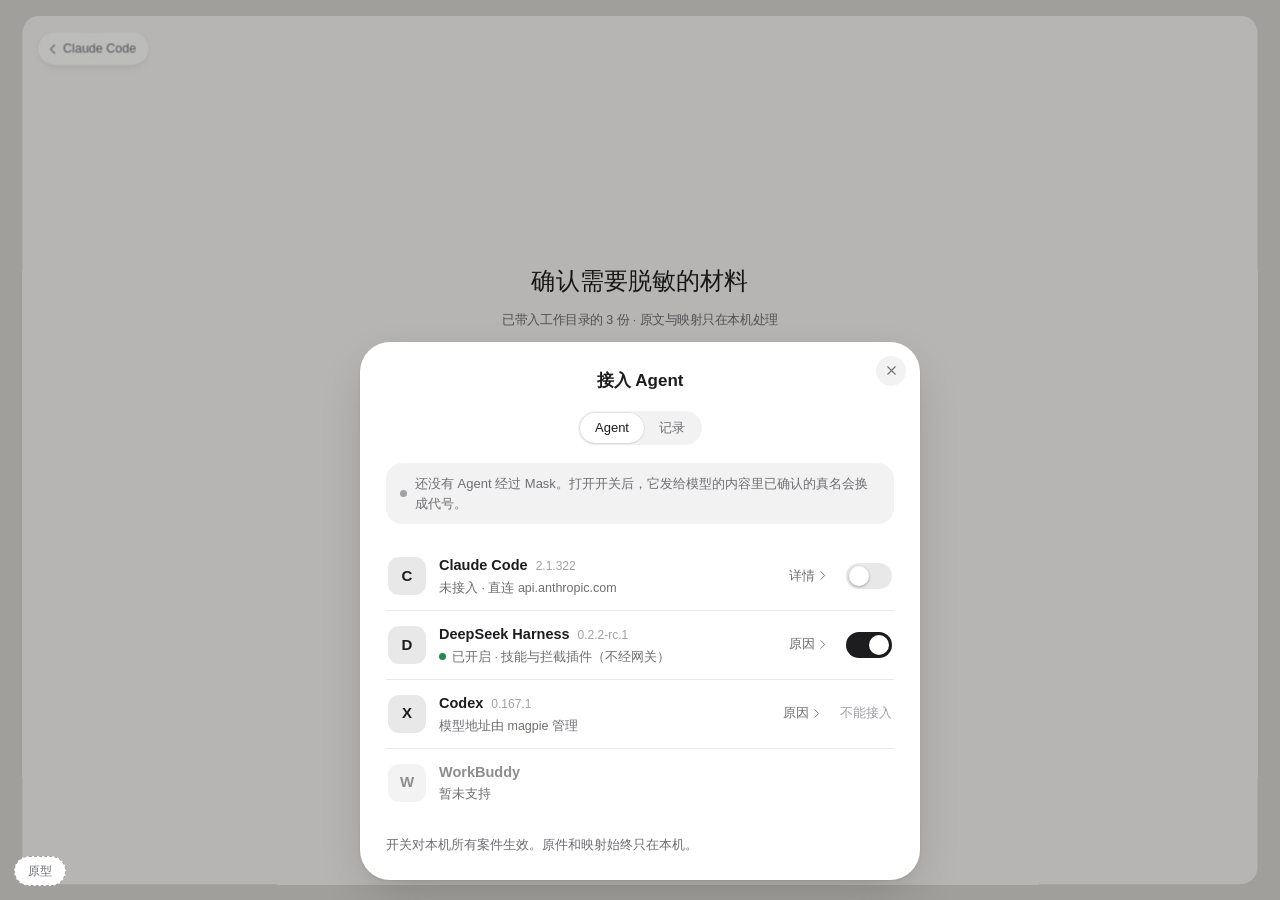
<file: prototype/mask-gateway.html>
<!doctype html>
<html lang="zh-CN">
<head>
<meta charset="utf-8">
<meta name="viewport" content="width=device-width, initial-scale=1">
<link rel="icon" href="data:,">
<title>Mask · 接入 Agent（原型）</title>
<style>
/* 颜色、字体、抽屉、开关都取自 mask.html 和 live.js，这里只加 Agent 面板自己的样式 */
:root{
  --bg:#F5F4F1;--desk:#D8D6D1;--sheet:#FFF;--elev:#FFF;--ink:#1D1D1F;--ink2:#6E6E73;--ink3:#A1A1A6;
  --line:rgba(29,29,31,.1);--fill:rgba(29,29,31,.055);--fill2:rgba(29,29,31,.1);
  --glass:rgba(255,255,255,.76);
  --zhu:#C43D27;--wash:#FBEAE5;--on-zhu:#FFF;--pill:#1D1D1F;--pill-fg:#FFF;
  --mask:#1D1D1F;--mask-fg:#FFF;--keep:#1E8A4C;--keep-wash:rgba(30,138,76,.1);--blue:#4a7de0;
  --shadow-1:0 1px 2px rgba(29,29,31,.04),0 10px 30px -12px rgba(29,29,31,.12);
  --shadow-2:0 1px 3px rgba(29,29,31,.08),0 18px 50px -12px rgba(29,29,31,.24);
  --spring:cubic-bezier(.32,.72,0,1);
  --ui:-apple-system,BlinkMacSystemFont,"SF Pro Text","PingFang SC","Segoe UI Variable Text","Segoe UI","Microsoft YaHei UI","Microsoft YaHei",sans-serif;
  --doc:"Noto Serif SC","Source Han Serif SC","Songti SC",STSong,SimSun,serif;
  --mono:ui-monospace,"SF Mono","Cascadia Mono",Consolas,monospace;
  color-scheme:light dark;
}
@media (prefers-color-scheme:dark){:root{
  --bg:#1C1C1E;--desk:#000;--sheet:#29292B;--elev:#323234;--ink:#F5F5F7;--ink2:#A1A1A6;--ink3:#6E6E73;
  --line:rgba(245,245,247,.13);--fill:rgba(245,245,247,.08);--fill2:rgba(245,245,247,.15);
  --glass:rgba(50,50,52,.72);
  --zhu:#FF7A5C;--wash:rgba(255,122,92,.16);--on-zhu:#1D1D1F;--pill:#F5F5F7;--pill-fg:#1D1D1F;
  --mask:#050506;--mask-fg:#F5F5F7;--keep:#5BCB88;--keep-wash:rgba(91,203,136,.14);
  --shadow-1:0 1px 2px rgba(0,0,0,.3),0 12px 34px -12px rgba(0,0,0,.5);
  --shadow-2:0 1px 3px rgba(0,0,0,.3),0 16px 40px -16px rgba(0,0,0,.5);
}}
*{box-sizing:border-box;margin:0}
html,body{height:100%}
body{overflow:hidden;background:var(--desk);color:var(--ink);font:14px/1.5 var(--ui);-webkit-font-smoothing:antialiased}
button{padding:0;border:0;background:none;font:inherit;color:inherit;cursor:pointer}
button:disabled{cursor:default}
:focus-visible{outline:2px solid var(--ink);outline-offset:2px}
.glass{background:var(--glass);-webkit-backdrop-filter:blur(24px) saturate(1.8);backdrop-filter:blur(24px) saturate(1.8);box-shadow:0 0 0 .5px var(--line),0 4px 14px -6px rgba(0,0,0,.14)}

/* 工作台外壳：选材料页，抽屉从底部升起 */
.win{position:fixed;inset:0;overflow:hidden;background:var(--bg);transition:transform .55s var(--spring),border-radius .55s var(--spring)}
body[data-sheet="1"] .win.web{transform:scale(.965);border-radius:18px}
.bar{position:absolute;z-index:5;top:12px;left:16px;right:16px;display:flex;align-items:center;gap:10px;height:44px}
.crumb{display:flex;align-items:center;gap:3px;height:34px;padding:0 13px 0 8px;border-radius:17px;font-size:13px;color:var(--ink2)}
.center{position:absolute;inset:0;display:flex;flex-direction:column;align-items:center;justify-content:center;gap:30px;padding:72px 24px}
.ask{max-width:640px;font:500 25px/1.6 var(--doc);text-align:center}
.quiet{display:flex;align-items:center;gap:6px;color:var(--ink2);font-size:13px}
.center .quiet{margin-top:-20px}
.tiles{display:flex;gap:18px}
.mini{display:grid;place-items:end center;width:110px;height:148px;padding-bottom:12px;border-radius:6px;background:var(--sheet);box-shadow:var(--shadow-1);color:var(--ink3);font-size:12px}
.cta{display:inline-flex;align-items:center;justify-content:center;gap:8px;height:48px;padding:0 24px;border-radius:24px;background:var(--pill);color:var(--pill-fg);font-size:15px;font-weight:500;transition:transform .2s var(--spring)}
.cta:active{transform:scale(.97)}
.cta.hot{background:var(--zhu);color:var(--on-zhu)}
.cta.soft{background:var(--fill2);color:var(--ink)}
.opts{display:flex;flex-wrap:wrap;justify-content:center;gap:8px}
.opt{display:flex;align-items:center;gap:8px;height:34px;padding:0 12px 0 14px;border-radius:17px;background:var(--fill);color:var(--ink2);font-size:13px}
.opt:hover{background:var(--fill2)}
.opt b{font-weight:500;color:var(--ink)}
.dot{flex:none;width:7px;height:7px;border-radius:50%;background:var(--ink3)}
.dot.on{background:var(--keep)}
.dot.todo{background:var(--zhu)}
.dot.wait{background:var(--ink2);animation:pulse 1.2s ease-in-out infinite}

/* 底部抽屉 */
.scrim{position:fixed;z-index:30;inset:0;background:rgba(0,0,0,.26)}
.scrim.enter{animation:fade .25s}
.modal{position:fixed;z-index:31;left:50%;bottom:20px;display:flex;flex-direction:column;gap:18px;width:min(560px,calc(100% - 24px));max-height:calc(100% - 40px);overflow-y:auto;padding:26px;border-radius:30px;transform:translateX(-50%);background:var(--elev);box-shadow:var(--shadow-2);scrollbar-width:thin}
.modal.enter{animation:rise .46s var(--spring)}
.modal .x,.modal .bk{position:absolute;top:14px;display:grid;place-items:center;width:30px;height:30px;border-radius:50%;background:var(--fill);color:var(--ink2)}
.modal .x{right:14px}
.modal .bk{left:14px}
.modal h2{font-size:17px;font-weight:600;text-align:center;padding:0 30px}
.modal .cta{flex:1}
.btns{display:flex;gap:10px}

/* 分段切换：浅色玻璃。黑色灵动岛只给核对工具用 */
.seg{display:flex;align-self:center;padding:2px;border-radius:18px;background:var(--fill)}
.seg button{height:30px;padding:0 15px;border-radius:15px;color:var(--ink2);font-size:13px;transition:background-color .2s,color .2s}
.seg button.on{background:var(--elev);box-shadow:0 0 0 .5px var(--line),0 1px 3px rgba(0,0,0,.08);color:var(--ink);font-weight:500}
.seg.sm button{height:26px;padding:0 12px;font-size:12px}

/* 网关状态：一行 */
.gw{display:flex;align-items:center;gap:8px;padding:11px 14px;border-radius:16px;background:var(--fill);font-size:13px;color:var(--ink2)}
.gw b{font-weight:600;color:var(--ink)}
.gw.down{background:var(--wash);color:var(--zhu)}
.gw.down b{color:var(--zhu)}
.gw button{margin-left:auto;height:28px;padding:0 13px;border-radius:14px;background:var(--zhu);color:var(--on-zhu);font-size:12.5px;font-weight:600}
.gw .nums{margin-left:auto;font-variant-numeric:tabular-nums;white-space:nowrap}

/* Agent 行 */
.ags{display:flex;flex-direction:column}
.ag{display:flex;align-items:center;gap:13px;padding:13px 2px}
.ag+.ag,.ag-detail+.ag{border-top:.5px solid var(--line)}
.ag-ic{display:grid;flex:none;place-items:center;width:38px;height:38px;border-radius:11px;background:var(--fill2);font-weight:600;font-size:15px}
.ag.na .ag-ic,.ag.na .ag-name b{opacity:.5}
.ag-main{display:grid;flex:1;gap:2px;min-width:0}
.ag-name{display:flex;align-items:baseline;gap:8px}
.ag-name b{font-size:14.5px;font-weight:600}
.ag-name small{color:var(--ink3);font-size:12px;font-variant-numeric:tabular-nums}
.ag-st{display:flex;align-items:center;gap:6px;color:var(--ink2);font-size:12.5px;line-height:1.45}
.ag-st.todo{color:var(--zhu)}
.ag-more{display:flex;flex:none;align-items:center;gap:1px;height:30px;padding:0 4px 0 9px;border-radius:15px;color:var(--ink2);font-size:12.5px}
.ag-more:hover{background:var(--fill)}
.ag-more svg{transition:transform .25s var(--spring)}
.ag-more.open svg{transform:rotate(90deg)}
.ag-no{flex:none;color:var(--ink3);font-size:12.5px}
.switch{flex:none;width:46px;height:26px;border-radius:13px;background:var(--fill2);padding:3px;transition:background-color .2s}
.switch i{display:block;width:20px;height:20px;border-radius:50%;background:var(--sheet);box-shadow:0 1px 3px rgba(0,0,0,.3);transition:transform .25s var(--spring)}
.switch.on{background:var(--pill)}
.switch.on i{transform:translateX(20px)}
.switch.busy{opacity:.6}
.ag-detail{display:grid;gap:9px;margin:0 2px 13px 53px;padding:13px 15px;border-radius:16px;background:var(--fill);font-size:12.5px}
.ag-detail.enter,.lg-x.enter{animation:fade .3s}
.kv{display:grid;grid-template-columns:64px 1fr;gap:10px}
.kv span{color:var(--ink3)}
.kv code{font:12px/1.6 var(--mono);overflow-wrap:anywhere}
.links{display:flex;flex-wrap:wrap;gap:6px;margin-top:2px}
.lk{height:28px;padding:0 12px;border-radius:14px;background:var(--fill2);font-size:12.5px}
.lk:hover{background:var(--elev);box-shadow:0 0 0 .5px var(--line)}
.lk.hot{background:var(--zhu);color:var(--on-zhu)}
.lk.hot:hover{background:var(--zhu);box-shadow:none}
.lk.red{color:var(--zhu)}

/* 改动预览 */
.diff{overflow:hidden;border-radius:16px;background:var(--fill);font:12.5px/1.9 var(--mono)}
.diff-h{padding:8px 15px;border-bottom:.5px solid var(--line);font-weight:600}
.dl{padding:0 15px;white-space:pre;overflow:hidden;text-overflow:ellipsis}
.dl.ctx{color:var(--ink3)}
.dl.del{background:var(--wash);color:var(--zhu);text-decoration:line-through}
.dl.add{background:var(--keep-wash);color:var(--keep)}
.say{color:var(--ink2);font-size:13.5px;line-height:1.7}
.say b{color:var(--ink);font-weight:600}
.warn{display:flex;gap:8px;padding:10px 13px;border-radius:14px;background:var(--wash);color:var(--zhu);font-size:13px;line-height:1.6}

/* 记录 */
.logs{display:flex;flex-direction:column}
.lg{display:grid;grid-template-columns:44px 1fr auto;align-items:baseline;gap:10px;width:100%;padding:10px 2px;border-top:.5px solid var(--line);text-align:left;font-size:13px}
.lg:first-child{border:0}
.lg time{color:var(--ink3);font-size:12px;font-variant-numeric:tabular-nums}
.lg small{color:var(--ink3);font-size:12px}
.lg em{font-style:normal;color:var(--ink2);font-size:12.5px;white-space:nowrap}
.lg.blk em{color:var(--zhu);font-weight:600}
.lg-x{display:flex;flex-wrap:wrap;align-items:center;gap:6px;margin:-2px 2px 12px 56px}
.tag{display:inline-flex;align-items:baseline;gap:6px;padding:2px 9px;border-radius:7px;background:var(--mask);color:var(--mask-fg);font:500 12px/1.7 var(--mono)}
.tag b{font-weight:600;opacity:.7}
.lg-x p{flex-basis:100%;color:var(--zhu);font-size:12.5px}
.empty{padding:26px 10px;color:var(--ink3);font-size:13px;text-align:center;line-height:1.8}

.hud{position:fixed;z-index:60;left:50%;top:22px;display:flex;align-items:center;gap:12px;padding:8px 8px 8px 16px;border-radius:20px;background:var(--pill);color:var(--pill-fg);font-size:13px;white-space:nowrap;opacity:0;transform:translate(-50%,-14px);transition:opacity .25s,transform .4s var(--spring);pointer-events:none}
.hud.on{opacity:1;transform:translate(-50%,0);pointer-events:auto}
.hud span{padding-right:8px}
.hud button{height:26px;padding:0 12px;border-radius:13px;background:rgba(128,128,128,.35);font-size:12.5px}

/* 桌面端外壳：同一个面板放进窗口里；托盘不依赖窗口 */
.desk{position:fixed;inset:0;display:grid;place-items:center;padding:20px 20px 64px;background:linear-gradient(160deg,#6F7F92,#3F4A5A)}
.appwin{position:relative;display:flex;flex-direction:column;width:min(940px,100%);height:min(680px,100%);overflow:hidden;border-radius:12px;background:var(--bg);box-shadow:0 30px 80px -20px rgba(0,0,0,.6),0 0 0 .5px rgba(0,0,0,.3)}
.titlebar{display:flex;flex:none;align-items:center;height:40px;padding-left:14px;color:var(--ink2);font-size:12.5px}
.titlebar b{display:grid;place-items:center;width:20px;height:20px;margin-right:8px;border-radius:6px;background:var(--pill);color:var(--pill-fg);font-size:12px}
.titlebar i{flex:1}
.titlebar button{display:grid;place-items:center;width:46px;height:40px;color:var(--ink2)}
.titlebar button:hover{background:var(--fill)}
.apptabs{display:flex;flex:none;justify-content:center;padding:4px 0 10px}
.appbody{flex:1;overflow-y:auto;padding:14px 24px 40px;scrollbar-width:thin}
.col{display:flex;flex-direction:column;gap:18px;width:min(580px,100%);margin:0 auto}
.col h1{font:500 22px/1.5 var(--doc);text-align:center}
.appwin .scrim{position:absolute}
.appwin .modal{position:absolute}
.taskbar{position:fixed;left:0;right:0;bottom:0;display:flex;align-items:center;justify-content:flex-end;gap:14px;height:44px;padding:0 18px;background:rgba(20,22,28,.72);-webkit-backdrop-filter:blur(20px);backdrop-filter:blur(20px);color:#E8E8EA;font-size:12px}
.trayic{position:relative;display:grid;place-items:center;width:30px;height:30px;border-radius:7px}
.trayic:hover,.trayic.open{background:rgba(255,255,255,.14)}
.trayic .dot{position:absolute;right:3px;bottom:3px;box-shadow:0 0 0 1.5px #23262d}
.tray{position:fixed;z-index:50;right:14px;bottom:54px;display:flex;flex-direction:column;gap:12px;width:300px;padding:16px;border-radius:18px;background:var(--elev);box-shadow:var(--shadow-2);transform-origin:90% 100%}
.tray.enter{animation:pop .22s var(--spring)}
.tray-h{display:flex;align-items:center;gap:8px;font-size:13px;color:var(--ink2)}
.tray-h b{color:var(--ink);font-weight:600}
.tray-r{display:flex;align-items:center;gap:10px;font-size:13.5px}
.tray-r span{flex:1}
.tray-r small{display:block;color:var(--ink3);font-size:12px}
.tray-f{display:flex;gap:8px;padding-top:12px;border-top:.5px solid var(--line)}
.tray-f .lk{flex:1}

/* 原型控件，不属于产品 */
.proto-btn{position:fixed;z-index:70;left:14px;bottom:14px;height:30px;padding:0 13px;border:1.5px dashed var(--ink3);border-radius:15px;background:var(--elev);color:var(--ink2);font-size:12px}
.desk~.proto-btn{bottom:54px}
.proto-panel{position:fixed;z-index:70;left:14px;bottom:52px;display:grid;gap:10px;width:250px;padding:14px;border:1.5px dashed var(--ink3);border-radius:16px;background:var(--elev);font-size:12px;color:var(--ink2)}
.desk~.proto-panel{bottom:92px}
.proto-panel div{display:flex;flex-wrap:wrap;gap:5px}
.proto-panel button{height:26px;padding:0 10px;border-radius:13px;background:var(--fill);font-size:12px}
.proto-panel button.on{background:var(--pill);color:var(--pill-fg)}

@keyframes fade{from{opacity:0}}
@keyframes pop{from{opacity:0;transform:scale(.92)}}
@keyframes rise{from{opacity:0;transform:translate(-50%,40px) scale(.96)}}
@keyframes pulse{50%{opacity:.35}}
.gw button,.ag-name b{flex:none;white-space:nowrap}
@media (max-width:560px){.ag-detail,.lg-x{margin-left:2px}.gw .nums,.ag-name small{display:none}.kv{grid-template-columns:1fr;gap:0}.ag-more{padding:0 6px;font-size:0}.modal{padding:22px 18px}}
@media (prefers-reduced-motion:reduce){*{animation:none!important;transition:none!important}}
</style>
</head>
<body>
<div id="app"></div>
<script>
// 原型：数据都是示例，不改任何文件，刷新即重置。
const PORT=8788;
const esc=s=>String(s).replace(/[&<>"]/g,c=>({'&':'&amp;','<':'&lt;','>':'&gt;','"':'&quot;'}[c]));
const I={
  x:'<path d="M6 6l12 12M18 6L6 18"/>',next:'<path d="M9 5l7 7-7 7"/>',back:'<path d="M15 5l-7 7 7 7"/>',
  warn:'<path d="M12 4l9 16H3z"/><path d="M12 10v4M12 17v.5"/>',lock:'<rect x="5" y="10" width="14" height="11" rx="2"/><path d="M8 10V7.5a4 4 0 0 1 8 0V10"/>',
  min:'<path d="M6 12h12"/>',max:'<rect x="6" y="6" width="12" height="12" rx="1.5"/>',
};
const icon=(n,s=16)=>`<svg width="${s}" height="${s}" viewBox="0 0 24 24" fill="none" stroke="currentColor" stroke-width="1.7" stroke-linecap="round" stroke-linejoin="round" aria-hidden="true">${I[n]}</svg>`;

// 每个 Agent：gate 是网关接入的状态；plugin 是现有的技能加拦截插件。
// gate: off 未接入 · starting 启动网关 · writing 写配置 · pending 已写入，等 Agent 重启 · live 生效中 · drift 接入被改掉 · blocked 不能接入
const AGENTS={
  claude:{name:'Claude Code',glyph:'C',ver:'2.1.322',file:'~/.claude/settings.json',key:'env.ANTHROPIC_BASE_URL',
    upstream:'api.anthropic.com',was:'没有设置（直连，订阅登录）'},
  dsh:{name:'DeepSeek Harness',glyph:'D',ver:'0.2.2-rc.1',why:'它的模型地址现在由 magpie 维护，每 30 秒重写一次。Mask 改了会被改回，所以这里只装技能和拦截插件，不走网关。'},
  codex:{name:'Codex',glyph:'X',ver:'0.167.1',why:'它的模型地址现在由 magpie 维护，Mask 改了会被判为“被替换”并改回。技能和拦截暂未支持。'},
  workbuddy:{name:'WorkBuddy',glyph:'W',ver:'',why:''},
};
const LOG_LIVE=[
  {t:'10:42',a:'claude',p:'技术服务合同纠纷',n:7,tags:[['<人名[1].人名.名称>',3],['<组织[2].组织.名称>',3],['<电话[1].电话.名称>',1]]},
  {t:'10:41',a:'claude',p:'技术服务合同纠纷',n:0,tags:[]},
  {t:'10:37',a:'claude',p:'技术服务合同纠纷',block:'strict',why:'含未脱敏的身份证号，没有发出。',fix:'去工作台处理这份材料'},
  {t:'10:31',a:'claude',p:'技术服务合同纠纷',n:12,tags:[['<人名[1].人名.名称>',5],['<人名[2].人名.名称>',2],['<组织[1].组织.名称>',4],['<案号[1].案号.名称>',1]]},
  {t:'09:58',a:'claude',p:'',n:0,tags:[],note:'这个文件夹没有 Mask 项目，只查了号码'},
];
let state,protoOpen=false,hudTimer,seen=new Set(),now=new Set();
// 只在元素第一次出现时播放进入动画；重绘时不重播。
const enter=k=>{now.add(k);return seen.has(k)?'':' enter';};

function scene(name,shell){
  const s={scene:name,shell:shell||state?.shell||'web',sheet:true,tab:'agents',logBy:'req',view:'list',target:'',open:'',openLog:-1,
    tray:false,gateway:'idle',gate:{claude:'off',dsh:'blocked',codex:'blocked',workbuddy:'none'},plugin:{dsh:true},
    log:[],reqs:0,swaps:0,blocks:0,hud:null};
  if(name==='live'){s.gateway='on';s.gate.claude='live';s.log=LOG_LIVE.map(r=>({...r}));s.reqs=132;s.swaps=418;s.blocks=1;}
  if(name==='drift'){s.gateway='on';s.gate.claude='drift';s.open='claude';s.log=LOG_LIVE.slice(1).map(r=>({...r}));s.reqs=131;s.swaps=411;s.blocks=1;}
  if(name==='down'){s.gateway='down';s.gate.claude='live';s.log=LOG_LIVE.map(r=>({...r}));s.reqs=132;s.swaps=418;s.blocks=1;}
  state=s;
}
const wired=id=>['pending','live','drift','starting','writing'].includes(state.gate[id]);
const anyWired=()=>Object.keys(AGENTS).some(id=>['pending','live'].includes(state.gate[id]));

// ---------- 面板：工作台抽屉、桌面端页面、以后别的外壳都用这一份 ----------
function gatewayLine(){
  if(state.gateway==='down')return `<div class="gw down">${icon('warn',15)}<span><b>网关没有运行</b> · 已接入的 Agent 现在发不出请求</span><button data-a="gw-start">启动</button></div>`;
  if(state.gateway==='idle')return `<div class="gw"><i class="dot"></i><span>还没有 Agent 经过 Mask。打开开关后，它发给模型的内容里已确认的真名会换成代号。</span></div>`;
  return `<div class="gw"><i class="dot on"></i><span><b>网关运行中</b></span><span class="nums">今天 ${state.reqs} 条请求 · 换了 ${state.swaps} 处${state.blocks?` · 拦下 ${state.blocks} 条`:''}</span></div>`;
}
function statusOf(id){
  const g=state.gate[id],a=AGENTS[id];
  if(id==='dsh')return state.plugin.dsh?['on','已开启 · 技能与拦截插件（不经网关）']:['','已关闭 · 这个 Agent 不受 Mask 约束'];
  return {
    off:['','未接入 · 直连 '+a.upstream],
    starting:['wait','正在启动网关…'],writing:['wait','正在写入配置…'],
    pending:['wait','已接入 · 重启 '+a.name+' 后生效'],
    live:[state.gateway==='down'?'todo':'on',state.gateway==='down'?'已接入 · 网关没有运行，请求发不出去':'已接入 · 生效中'],
    drift:['todo','接入已被改掉 · 请求现在不经过 Mask'],
    blocked:['','模型地址由 magpie 管理'],none:['','暂未支持'],
  }[g];
}
function agentRow(id){
  const a=AGENTS[id],g=state.gate[id],[dot,text]=statusOf(id),open=state.open===id;
  const busy=g==='starting'||g==='writing';
  let right;
  if(id==='dsh')right=`<button class="switch ${state.plugin.dsh?'on':''}" role="switch" aria-checked="${state.plugin.dsh}" aria-label="${a.name}" data-a="plugin" data-v="dsh"><i></i></button>`;
  else if(g==='blocked')right='<span class="ag-no">不能接入</span>';
  else if(g==='none')right='';
  else right=`<button class="switch ${wired(id)?'on':''} ${busy?'busy':''}" role="switch" aria-checked="${wired(id)}" aria-label="${a.name}" data-a="toggle" data-v="${id}" ${busy?'disabled':''}><i></i></button>`;
  const more=g==='none'?'':`<button class="ag-more ${open?'open':''}" data-a="open" data-v="${id}" aria-expanded="${open}">${g==='blocked'||id==='dsh'?'原因':'详情'}${icon('next',13)}</button>`;
  return `<div class="ag ${g==='none'?'na':''}"><div class="ag-ic">${a.glyph}</div><div class="ag-main"><div class="ag-name"><b>${a.name}</b><small>${a.ver}</small></div><div class="ag-st ${dot==='todo'?'todo':''}">${dot?`<i class="dot ${dot}"></i>`:''}${text}</div></div>${more}${right}</div>${open?agentDetail(id):''}`;
}
function agentDetail(id){
  const a=AGENTS[id],g=state.gate[id];
  if(id!=='claude')return `<div class="ag-detail${enter('d-'+id)}"><div>${a.why}</div></div>`;
  const url=`http://127.0.0.1:${PORT}/claude`;
  if(g==='drift')return `<div class="ag-detail${enter('d-'+id)}"><div class="kv"><span>改动位置</span><code>${a.file} · ${a.key}</code></div><div class="kv"><span>Mask 写的</span><code>${url}</code></div><div class="kv"><span>现在是</span><code>http://127.0.0.1:3425（magpie）</code></div><div>别的工具改了同一项。Claude Code 照常工作，但内容不再换成代号。</div><div class="links"><button class="lk hot" data-a="rewire">重新接入</button><button class="lk" data-a="forget">不接了，移除记录</button></div></div>`;
  if(g==='off')return `<div class="ag-detail${enter('d-'+id)}"><div class="kv"><span>会改</span><code>${a.file} 加 1 行</code></div><div class="kv"><span>请求去向</span><code>Claude Code → Mask → ${a.upstream}</code></div><div>登录方式不变，其他设置不动。随时可以断开并还原。</div><div class="links"><button class="lk" data-a="view-diff">看将要改的内容</button></div></div>`;
  return `<div class="ag-detail${enter('d-'+id)}"><div class="kv"><span>改动位置</span><code>${a.file} · ${a.key}</code></div><div class="kv"><span>请求去向</span><code>Claude Code → Mask → ${a.upstream}</code></div><div class="kv"><span>接入前</span><code>${a.was}</code></div>${g==='pending'?'<div>已打开的 Claude Code 窗口还在用旧设置。重启后第一条请求到达，这里会变成“生效中”。</div>':''}<div class="links"><button class="lk" data-a="view-diff">看改了什么</button><button class="lk" data-a="tab" data-v="log">看它的记录</button><button class="lk red" data-a="ask-off" data-v="claude">断开并还原</button></div></div>`;
}
function agentsTab(){
  return gatewayLine()+`<div class="ags">${Object.keys(AGENTS).map(agentRow).join('')}</div><p class="quiet">开关对本机所有案件生效。原件和映射始终只在本机。</p>`;
}
function logTab(){
  if(!state.log.length)return `<div class="empty">还没有记录。<br>接入一个 Agent 后，每条请求换了什么会列在这里，不记原文。</div>`;
  const by=`<div class="seg sm"><button class="${state.logBy==='req'?'on':''}" data-a="logby" data-v="req">按请求</button><button class="${state.logBy==='tag'?'on':''}" data-a="logby" data-v="tag">按代号</button></div>`;
  if(state.logBy==='tag'){
    const sum={};state.log.forEach(r=>(r.tags||[]).forEach(([t,n])=>sum[t]=(sum[t]||0)+n));
    return by+`<div class="logs">${Object.entries(sum).sort((x,y)=>y[1]-x[1]).map(([t,n])=>`<div class="lg"><time></time><span><span class="tag">${esc(t)}</span></span><em>今天换了 ${n} 处</em></div>`).join('')}</div><p class="quiet">代号对应的原文在工作台的“实体”面板里看。</p>`;
  }
  return by+`<div class="logs">${state.log.map((r,i)=>{
    const open=state.openLog===i,right=r.block?'未发送':r.n?`换了 ${r.n} 处`:'没有要换的';
    const x=!open?'':r.block?`<div class="lg-x${enter('l-'+i)}"><p>${r.why}</p><button class="lk hot" data-a="fix">${r.fix}</button></div>`
      :`<div class="lg-x${enter('l-'+i)}">${r.tags.length?r.tags.map(([t,n])=>`<span class="tag">${esc(t)}<b>×${n}</b></span>`).join(''):`<small style="color:var(--ink3)">${r.note||'这条请求里没有已确认的真名。'}</small>`}</div>`;
    return `<button class="lg ${r.block?'blk':''}" data-a="openlog" data-v="${i}" aria-expanded="${open}"><time>${r.t}</time><span>${AGENTS[r.a].name}<small> · ${r.p||'无项目'}</small></span><em>${right}</em></button>${x}`;
  }).join('')}</div>`;
}
const tabs=()=>`<div class="seg"><button class="${state.tab==='agents'?'on':''}" data-a="tab" data-v="agents">Agent</button><button class="${state.tab==='log'?'on':''}" data-a="tab" data-v="log">记录</button></div>`;

// ---------- 改动预览与断开确认 ----------
function diff(kind){
  const line=`    "ANTHROPIC_BASE_URL": "http://127.0.0.1:${PORT}/claude",`;
  return `<div class="diff"><div class="diff-h">~/.claude/settings.json</div><div class="dl ctx">  "env": {</div><div class="dl ${kind}">${kind==='del'?'- ':'+ '}${esc(line.trim())}</div><div class="dl ctx">    "CLAUDE_CODE_WORKFLOWS": "1",</div><div class="dl ctx">  },</div></div>`;
}
function confirmOff(){
  const a=AGENTS[state.target];
  return `<button class="bk" data-a="back" aria-label="返回">${icon('back',15)}</button><h2>断开 ${a.name} 和 Mask？</h2><p class="say">${a.name} 将恢复接入前的设置。要改回的只有这一行，别的不动：</p>${diff('del')}<div class="warn">${icon('warn',16)}<span>断开后，它发给模型的内容不再经过 Mask，真名会原样发出。重启 ${a.name} 后生效。</span></div><div class="btns"><button class="cta soft" data-a="back">取消</button><button class="cta hot" data-a="do-off">断开并还原</button></div>`;
}
function viewDiff(){
  const off=state.gate.claude==='off';
  return `<button class="bk" data-a="back" aria-label="返回">${icon('back',15)}</button><h2>${off?'接入会改什么':'接入时改了什么'}</h2><p class="say">只${off?'加':'加了'}这一行。<b>登录方式、hooks 和其他设置不动。</b>接入前这一项没有值，断开时就是删掉它。</p>${diff('add')}<div class="btns"><button class="cta soft" data-a="back">知道了</button></div>`;
}
function quitAsk(){
  return `<div class="scrim${enter('quit')}" data-a="quit-cancel" style="z-index:55"></div><section class="modal${enter('quit-m')}" style="z-index:56" role="dialog" aria-modal="true" aria-label="退出 Mask"><h2>还有 1 个 Agent 接在 Mask 上</h2><p class="say">退出后网关停止，<b>Claude Code 发不出请求</b>，直到 Mask 再次启动。只关窗口不会这样：网关留在托盘里继续运行。</p><div class="btns"><button class="cta soft" data-a="quit-cancel">取消</button><button class="cta soft" data-a="quit-only">只退出</button><button class="cta" data-a="quit-off">断开并退出</button></div></section>`;
}
function panel(){
  if(state.view==='off')return confirmOff();
  if(state.view==='diff')return viewDiff();
  return tabs()+(state.tab==='agents'?agentsTab():logTab());
}

// ---------- 两种外壳 ----------
function hostsOpt(){
  const on=Object.keys(AGENTS).filter(id=>['pending','live'].includes(state.gate[id])||(id==='dsh'&&state.plugin.dsh)).map(id=>AGENTS[id].name);
  const bad=state.gateway==='down'||state.gate.claude==='drift';
  return `<button class="opt" data-a="sheet"><i class="dot ${bad?'todo':on.length?'on':''}"></i><span>Agent</span><b>${bad?'需要处理':on.length?on.join('、'):'未接入'}</b>${icon('next',12)}</button>`;
}
function webShell(){
  const sheet=state.sheet?`<div class="scrim${enter('sheet')}" data-a="sheet"></div><section class="modal${enter('m-'+state.view)}" role="dialog" aria-modal="true" aria-label="接入 Agent">${state.view==='list'?`<button class="x" data-a="sheet" aria-label="关闭">${icon('x',15)}</button><h2>接入 Agent</h2>`:''}${panel()}</section>`:'';
  return `<div class="win web"><header class="bar"><button class="crumb glass">${icon('back',15)}<span>Claude Code</span></button></header><main class="center"><h1 class="ask">确认需要脱敏的材料</h1><p class="quiet">已带入工作目录的 3 份 · 原文与映射只在本机处理</p><div class="tiles"><div class="mini">服务合同.docx</div><div class="mini">补充协议.docx</div><div class="mini">付款确认函.pdf</div></div><button class="cta">开始识别</button><div class="opts"><button class="opt"><span>脱敏范围</span><b>26 类</b>${icon('next',12)}</button>${hostsOpt()}</div></main></div>${sheet}`;
}
function trayPop(){
  const down=state.gateway==='down',g=state.gate.claude;
  return `<div class="tray${enter('tray')}"><div class="tray-h"><i class="dot ${down?'todo':state.gateway==='on'?'on':''}"></i><b>${down?'网关没有运行':state.gateway==='on'?'网关运行中':'网关空闲'}</b>${state.gateway==='on'?`<span style="margin-left:auto">今天换了 ${state.swaps} 处</span>`:''}</div><div class="tray-r"><span>Claude Code<small>${statusOf('claude')[1].replace('已接入 · ','')}</small></span><button class="switch ${wired('claude')?'on':''}" role="switch" aria-checked="${wired('claude')}" aria-label="Claude Code" data-a="toggle" data-v="claude" ${g==='starting'||g==='writing'?'disabled':''}><i></i></button></div><div class="tray-r"><span>DeepSeek Harness<small>技能与拦截插件</small></span><button class="switch ${state.plugin.dsh?'on':''}" role="switch" aria-checked="${state.plugin.dsh}" aria-label="DeepSeek Harness" data-a="plugin" data-v="dsh"><i></i></button></div><div class="tray-f"><button class="lk" data-a="tray">打开 Mask</button><button class="lk" data-a="quit">退出</button></div></div>`;
}
function deskShell(){
  const inner=`<div class="col"><h1>${state.tab==='agents'?'哪些 Agent 的请求经过 Mask':'每条请求换了什么'}</h1>${panelBody()}</div>`;
  const over=state.view==='list'?'':`<div class="scrim${enter('over')}" data-a="back"></div><section class="modal${enter('m-'+state.view)}" role="dialog" aria-modal="true">${panel()}</section>`;
  const bad=state.gateway==='down'||state.gate.claude==='drift';
  return `<div class="desk"><div class="appwin"><div class="titlebar"><b>m</b>Mask<i></i><button aria-label="最小化">${icon('min',14)}</button><button aria-label="最大化">${icon('max',13)}</button><button aria-label="关闭到托盘" data-a="hud" data-v="窗口已关到托盘，网关继续运行">${icon('x',14)}</button></div><div class="apptabs"><div class="seg"><button data-a="hud" data-v="案件页：原型里没有画">案件</button><button class="${state.tab==='agents'?'on':''}" data-a="tab" data-v="agents">Agent</button><button class="${state.tab==='log'?'on':''}" data-a="tab" data-v="log">记录</button></div></div><div class="appbody">${inner}</div>${over}</div></div><div class="taskbar"><span>托盘</span><button class="trayic ${state.tray?'open':''}" data-a="tray" aria-label="Mask 托盘图标" aria-expanded="${state.tray}">${icon('lock',17)}<i class="dot ${bad?'todo':state.gateway==='on'?'on':''}"></i></button><span>10:42</span></div>${state.tray?trayPop():''}${state.quit?quitAsk():''}`;
}
const panelBody=()=>state.tab==='agents'?agentsTab():logTab();

function proto(){
  const b=(a,v,l,on)=>`<button class="${on?'on':''}" data-a="${a}" data-v="${v}">${l}</button>`;
  return `<button class="proto-btn" data-a="proto" aria-expanded="${protoOpen}">原型</button>${protoOpen?`<div class="proto-panel"><span>外壳</span><div>${b('shell','web','工作台（现在）',state.shell==='web')}${b('shell','desk','桌面端（以后）',state.shell==='desk')}</div><span>场景</span><div>${b('scene','fresh','第一次',state.scene==='fresh')}${b('scene','live','已接入',state.scene==='live')}${b('scene','drift','被别的工具改掉',state.scene==='drift')}${b('scene','down','网关停了',state.scene==='down')}</div><span>模拟 Agent 那边发生的事</span><div>${b('sim','first','重启后第一条请求')}${b('sim','block','一条被拦下的请求')}</div></div>`:''}`;
}
function render(){
  now=new Set();
  document.body.dataset.sheet=state.shell==='web'&&state.sheet?'1':'';
  document.getElementById('app').innerHTML=(state.shell==='web'?webShell():deskShell())+`<div class="hud ${state.hud?'on':''}" role="status">${state.hud?`<span>${state.hud.text}</span>${state.hud.undo?'<button data-a="undo">撤销</button>':''}`:''}</div>`+proto();
  seen=now;
}
function hud(text,undo){
  clearTimeout(hudTimer);state.hud={text,undo};render();
  hudTimer=setTimeout(()=>{state.hud=null;render();},undo?6000:2600);
}

// ---------- 动作 ----------
// 接入的顺序：先让网关跑起来，再写 Agent 的配置。网关起不来就不写，Agent 不会指向一个没人听的端口。
function connect(id){
  state.gate[id]='starting';render();
  setTimeout(()=>{state.gateway='on';state.gate[id]='writing';render();
    setTimeout(()=>{state.gate[id]='pending';state.open=id;hud(`已接入 ${AGENTS[id].name}，重启它后生效`,true);},650);},750);
}
const actions={
  proto(){protoOpen=!protoOpen;},
  shell(v){state.shell=v;state.sheet=true;state.tray=false;state.quit=false;state.view='list';},
  scene(v){scene(v,state.shell);},
  sheet(){state.sheet=!state.sheet;state.view='list';},
  tab(v){state.tab=v;state.view='list';if(state.shell==='web')state.sheet=true;},
  logby(v){state.logBy=v;},
  open(v){state.open=state.open===v?'':v;},
  openlog(v){state.openLog=state.openLog===+v?-1:+v;},
  toggle(v){if(state.gate[v]==='off')return connect(v);state.target=v;state.view='off';state.tray=false;if(state.shell==='web')state.sheet=true;},
  'ask-off'(v){state.target=v;state.view='off';},
  'view-diff'(){state.view='diff';},
  back(){state.view='list';},
  'do-off'(){const n=AGENTS[state.target].name;state.gate[state.target]='off';state.view='list';state.open='';
    if(!anyWired()&&state.gateway==='on')state.gateway='idle';
    return hud(`已断开并还原 ${n}，重启它后生效`);},
  undo(){state.gate.claude='off';state.open='';state.hud=null;if(!anyWired())state.gateway='idle';},
  plugin(v){state.plugin[v]=!state.plugin[v];return hud(state.plugin[v]?'已装入技能和拦截插件，重启 DeepSeek Harness 后生效':'已移除技能和拦截插件');},
  rewire(){state.gate.claude='pending';return hud('已重新接入 Claude Code，重启它后生效');},
  forget(){state.gate.claude='off';state.open='';return hud('已移除接入记录，Claude Code 的设置没有动');},
  'gw-start'(){state.gateway='on';return hud('网关已启动');},
  fix(){return hud('原型：这里回到工作台，定位到含这个号码的材料');},
  hud(v){return hud(v);},
  tray(){state.tray=!state.tray;},
  quit(){state.tray=false;if(!anyWired())return hud('没有 Agent 接入，直接退出');state.quit=true;},
  'quit-cancel'(){state.quit=false;},
  'quit-only'(){state.quit=false;state.gateway='down';return hud('原型：Mask 已退出，网关停止');},
  'quit-off'(){state.quit=false;state.gate.claude='off';state.gateway='idle';return hud('已断开并还原 Claude Code，然后退出');},
  sim(v){
    if(state.gate.claude!=='pending'&&state.gate.claude!=='live')return hud('先把 Claude Code 的开关打开');
    if(state.gateway==='down')return hud('网关没有运行，这条请求发不出去');
    state.gate.claude='live';state.reqs++;
    if(v==='first'){state.swaps+=4;state.log.unshift({t:'10:43',a:'claude',p:'技术服务合同纠纷',n:4,tags:[['<人名[1].人名.名称>',2],['<组织[2].组织.名称>',2]]});return hud('第一条请求已到达，接入生效');}
    state.blocks++;state.log.unshift({t:'10:44',a:'claude',p:'技术服务合同纠纷',block:'strict',why:'含未脱敏的身份证号，没有发出。',fix:'去工作台处理这份材料'});state.tab='log';state.openLog=0;if(state.shell==='web')state.sheet=true;
    return hud('拦下 1 条请求：含未脱敏的身份证号');
  },
};
document.addEventListener('click',e=>{
  const t=e.target.closest('[data-a]');
  if(!t||t.disabled)return;
  if(actions[t.dataset.a](t.dataset.v)===undefined)render();
});
document.addEventListener('keydown',e=>{if(e.key==='Escape'){if(state.quit)state.quit=false;else if(state.view!=='list')state.view='list';else if(state.tray)state.tray=false;else if(state.shell==='web')state.sheet=false;render();}});
scene('fresh','web');render();
</script>
</body>
</html>
</file>
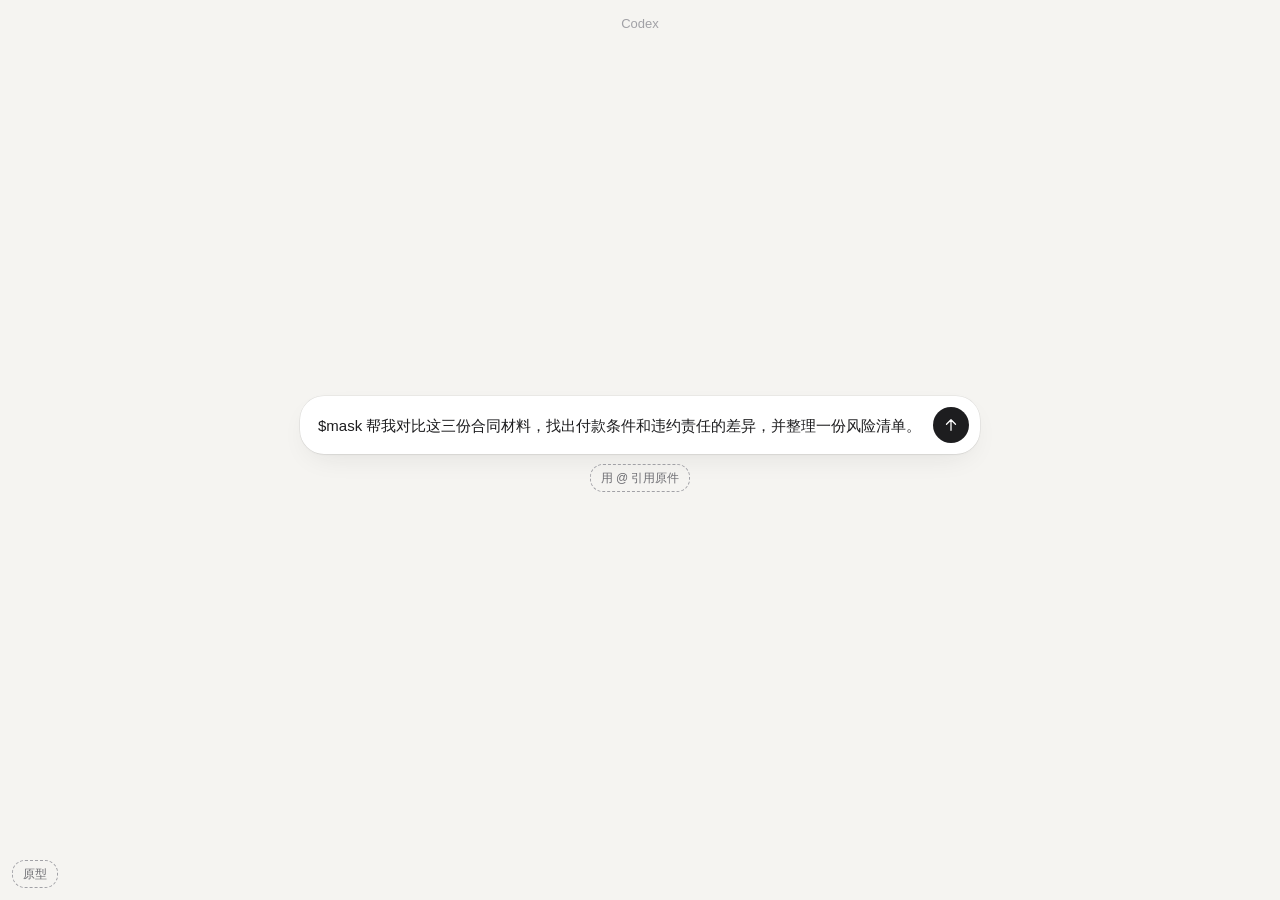
<file: prototype/mask.html>
<!doctype html>
<html lang="zh-CN">
<head>
<meta charset="utf-8">
<meta name="viewport" content="width=device-width, initial-scale=1">
<link rel="icon" href="data:,">
<title>Mask</title>
<link rel="stylesheet" href="../mask/web/app.css">
<link rel="stylesheet" href="sim.css">
</head>
<body data-view="chat">
<section id="chat" class="win" aria-label="宿主对话（模拟）"></section>
<section id="bench" class="win" aria-label="本地工作台"></section>
<div id="overlay"></div>
<div id="proto" class="corner"></div>
<input id="picker" type="file" multiple accept=".txt,.md,.docx,.pdf" hidden>
<script src="../mask/web/app.js"></script>
<script src="sim.js"></script>
</body>
</html>
</file>
<file: mask/web/app.css>
:root{
  --bg:#F5F4F1;--desk:#D8D6D1;--sheet:#FFF;--elev:#FFF;--ink:#1D1D1F;--ink2:#6E6E73;--ink3:#A1A1A6;
  --line:rgba(29,29,31,.1);--fill:rgba(29,29,31,.055);--fill2:rgba(29,29,31,.1);
  --glass:rgba(255,255,255,.76);--glass2:rgba(255,255,255,.9);
  --zhu:#C43D27;--wash:#FBEAE5;--on-zhu:#FFF;--pill:#1D1D1F;--pill-fg:#FFF;
  --mask:#1D1D1F;--mask-fg:#FFF;--mask-line:transparent;--keep:#1E8A4C;--keep-wash:rgba(30,138,76,.1);--find:#FFE27A;--find-cur:#FFB340;--isl:#121214;
  --lock:url("data:image/svg+xml,%3Csvg xmlns='http://www.w3.org/2000/svg' viewBox='0 0 24 24'%3E%3Cpath d='M7 10V7.5a5 5 0 0 1 10 0V10h.5a1.5 1.5 0 0 1 1.5 1.5v8a1.5 1.5 0 0 1-1.5 1.5h-11A1.5 1.5 0 0 1 5 19.5v-8A1.5 1.5 0 0 1 6.5 10Zm2.5 0h5V7.5a2.5 2.5 0 0 0-5 0Z'/%3E%3C/svg%3E");
  --shadow-1:0 1px 2px rgba(29,29,31,.04),0 10px 30px -12px rgba(29,29,31,.12);
  --shadow-2:0 1px 3px rgba(29,29,31,.08),0 18px 50px -12px rgba(29,29,31,.24);
  --spring:cubic-bezier(.32,.72,0,1);
  --ui:-apple-system,BlinkMacSystemFont,"SF Pro Text","PingFang SC","Segoe UI Variable Text","Segoe UI","Microsoft YaHei UI","Microsoft YaHei",sans-serif;
  --doc:"Noto Serif SC","Source Han Serif SC","Songti SC",STSong,SimSun,serif;
  --dock-mid:max(24px,calc(50vh - 262px));
  color-scheme:light dark;
}
@media (prefers-color-scheme:dark){:root{
  --bg:#1C1C1E;--desk:#000;--sheet:#29292B;--elev:#323234;--ink:#F5F5F7;--ink2:#A1A1A6;--ink3:#6E6E73;
  --line:rgba(245,245,247,.13);--fill:rgba(245,245,247,.08);--fill2:rgba(245,245,247,.15);
  --glass:rgba(50,50,52,.72);--glass2:rgba(50,50,52,.92);
  --zhu:#FF7A5C;--wash:rgba(255,122,92,.16);--on-zhu:#1D1D1F;--pill:#F5F5F7;--pill-fg:#1D1D1F;
  --mask:#050506;--mask-fg:#F5F5F7;--mask-line:rgba(245,245,247,.3);--keep:#5BCB88;--keep-wash:rgba(91,203,136,.14);--find:rgba(255,214,10,.36);--find-cur:rgba(255,159,10,.78);--isl:#000;
  --shadow-1:0 1px 2px rgba(0,0,0,.3),0 12px 34px -12px rgba(0,0,0,.5);
  --shadow-2:0 1px 3px rgba(0,0,0,.3),0 16px 40px -16px rgba(0,0,0,.5);
}}
*{box-sizing:border-box;margin:0}
html,body{height:100%}
body{overflow:hidden;background:var(--desk);color:var(--ink);font:14px/1.5 var(--ui);-webkit-font-smoothing:antialiased}
button,input,textarea{font:inherit;color:inherit}
button{padding:0;border:0;background:none;cursor:pointer}
button:disabled{cursor:default}
:focus-visible{outline:2px solid var(--ink);outline-offset:2px}
.glass{background:var(--glass);-webkit-backdrop-filter:blur(24px) saturate(1.8);backdrop-filter:blur(24px) saturate(1.8);box-shadow:0 0 0 .5px var(--line),0 4px 14px -6px rgba(0,0,0,.14)}
.icon{display:grid;flex:none;place-items:center;width:44px;height:44px;border-radius:50%;color:var(--ink2);transition:background-color .15s}
.icon:hover:not(:disabled){background:var(--fill)}
.icon:disabled{opacity:.35}
.grow{flex:1}

/* 两个窗口 */
.win{position:fixed;inset:0;overflow:hidden;background:var(--bg);transition:transform .55s var(--spring),border-radius .55s var(--spring),opacity .35s}
#bench{transform:translateY(102%)}
body[data-view=bench] #bench{transform:none}
body[data-sheet="1"] #bench{transform:scale(.965);border-radius:18px}

/* 顶部：左侧返回，中间的灵动岛集中全部核对工具，按钮都带文字 */
.bar{position:absolute;z-index:15;top:12px;left:16px;right:16px;display:flex;align-items:center;gap:10px;height:44px;pointer-events:none}
.bar>*{pointer-events:auto}
.crumb{flex:none;display:flex;align-items:center;gap:3px;height:34px;padding:0 13px 0 8px;border-radius:17px;font-size:13px;color:var(--ink2)}
.crumb:hover{color:var(--ink)}
.bar-title{max-width:calc(50vw - 480px);overflow:hidden;color:var(--ink3);font-size:13px;white-space:nowrap;text-overflow:ellipsis}
.bar-tools{display:flex;align-items:center;gap:8px;margin-left:auto}
.bar-tools .icon{width:34px;height:34px}
.island,.tools{--if:var(--ink);--if2:var(--ink2);--ifill:var(--fill);--ifill2:var(--fill2);background:var(--glass2);-webkit-backdrop-filter:blur(30px) saturate(1.8);backdrop-filter:blur(30px) saturate(1.8);color:var(--if);box-shadow:0 0 0 .5px var(--line),var(--shadow-1)}
.island{position:absolute;left:50%;top:0;display:flex;align-items:center;gap:2px;height:44px;padding:4px;border-radius:22px;transform:translateX(-50%);animation:island .5s var(--spring)}
.sep{flex:none;width:1px;height:18px;margin:0 4px;background:var(--ifill2)}
.seg{display:flex;flex:none;padding:2px;border-radius:18px;background:var(--ifill)}
.seg button{height:32px;padding:0 13px;border-radius:16px;color:var(--if2);font-size:13px;white-space:nowrap;transition:background-color .2s,color .2s}
.seg button:hover:not(.on){color:var(--if)}
.seg button.on{background:var(--sheet);color:var(--ink);font-weight:500;box-shadow:0 0 0 .5px var(--line),0 1px 3px rgba(0,0,0,.08)}
.isl-btn{display:flex;flex:none;align-items:center;gap:5px;height:36px;padding:0 12px 0 10px;border-radius:18px;color:var(--if2);font-size:13px;white-space:nowrap;transition:background-color .15s,color .15s}
.isl-btn:hover,.island .icon:hover:not(:disabled){background:var(--ifill);color:var(--if)}
.isl-btn.on{background:var(--ifill2);color:var(--if)}
.island .icon{width:36px;height:36px;color:var(--if2)}
.isl-find{display:flex;flex:none;align-items:center;gap:2px;height:36px;padding:0 5px 0 11px;border-radius:18px;color:var(--if2);transition:background-color .2s}
.isl-find:focus-within,.isl-find.has{background:var(--ifill)}
.isl-find label{display:flex;align-items:center;gap:6px;cursor:text}
.isl-find input{width:52px;height:36px;padding:0;border:0;outline:0;background:none;color:var(--if);font-size:13px;transition:width .45s var(--spring)}
.isl-find input:focus,.isl-find.has input{width:140px}
.isl-find input::placeholder{color:var(--if2)}
.isl-find .icon{width:28px;height:28px}
.isl-n{padding:0 4px;color:var(--if2);font-size:12px;font-variant-numeric:tabular-nums;white-space:nowrap}
.isl-add{flex:none;height:26px;margin-left:2px;padding:0 10px;border-radius:13px;background:var(--zhu);color:var(--on-zhu);font-size:12px;font-weight:600;white-space:nowrap}
.isl-status{padding:0 10px;color:var(--if2);font-size:13px;white-space:nowrap}
.act{display:flex;flex:none;align-items:center;height:36px;margin-left:2px;padding:0 12px 0 14px;border-radius:18px;font-size:13px;font-weight:600;white-space:nowrap;transition:background-color .3s,color .2s,transform .3s var(--spring)}
.act:active:not(:disabled){transform:scale(.95)}
.act:disabled{opacity:.45}
.act b{font-size:15px;font-variant-numeric:tabular-nums}
.act-in{display:flex;align-items:center;gap:5px;animation:pop .28s var(--spring)}
.act.todo,.act.ready,.act.save{background:var(--zhu);color:var(--on-zhu)}
.act.ready,.act.save{animation:ready .7s var(--spring)}
.act.next{background:var(--ifill2);color:var(--if)}
.act.busy,.act.quiet{background:var(--ifill);color:var(--if2)}
.spin{width:13px;height:13px;border:2px solid var(--ifill2);border-top-color:var(--if);border-radius:50%;animation:spin .9s linear infinite}
.more{position:static}
.island .more{position:relative}
.island .menu{top:calc(100% + 14px);bottom:auto;left:auto;right:-40px;color:var(--ink);transform-origin:80% 0}

/* 底部唯一的操作区 */
.dock{position:absolute;z-index:20;left:50%;bottom:24px;display:flex;align-items:center;gap:2px;width:min(600px,calc(100% - 32px));min-height:60px;padding:8px;border-radius:30px;transform:translateX(-50%);background:var(--glass);-webkit-backdrop-filter:blur(30px) saturate(1.8);backdrop-filter:blur(30px) saturate(1.8);box-shadow:0 0 0 .5px var(--line),var(--shadow-2);transition:bottom .6s var(--spring)}
.dock[data-page=import],.dock[data-page=setup],.dock[data-page=done]{bottom:var(--dock-mid)}
.field{display:flex;flex:1;align-items:center;gap:9px;min-width:0;padding:0 8px 0 12px;color:var(--ink3)}
.field input,.field textarea{flex:1;min-width:0;height:44px;padding:11px 0;border:0;outline:0;background:none;color:var(--ink);font-size:15px;line-height:22px;resize:none}
.field ::placeholder{color:var(--ink3)}
#search::-webkit-search-cancel-button{display:none}
.field-text{overflow:hidden;color:var(--ink2);font-size:14px;white-space:nowrap;text-overflow:ellipsis}
.go{position:relative;display:grid;flex:none;place-items:center;width:44px;height:44px;border-radius:50%;font-size:15px;font-weight:600;font-variant-numeric:tabular-nums;transition:background-color .3s,color .2s,transform .3s var(--spring)}
.go:active:not(:disabled){transform:scale(.92)}
.ring{position:absolute;inset:0;opacity:0;transform:rotate(-90deg);transition:opacity .25s}
.ring circle{fill:none;stroke-width:2.5}
.ring .tr{stroke:var(--fill2)}
.ring .va{stroke:var(--zhu);stroke-dasharray:119.38;stroke-linecap:round;transition:stroke-dashoffset .5s var(--spring)}
.go.todo,.go.busy{color:var(--zhu)}
.go.todo .ring,.go.busy .ring{opacity:1}
.go.busy .ring{animation:spin 1.2s linear infinite}
.go.next{background:var(--pill);color:var(--pill-fg)}
.go.next:disabled{background:var(--fill2);color:var(--ink3)}
.go.send,.go.save{background:var(--zhu);color:var(--on-zhu);animation:ready .7s var(--spring)}
.go.quiet{background:var(--fill);color:var(--ink2)}
.go-in{display:grid;place-items:center;animation:pop .28s var(--spring)}
.menu{position:absolute;left:8px;bottom:calc(100% + 10px);min-width:172px;padding:6px;border-radius:16px;background:var(--elev);box-shadow:0 0 0 .5px var(--line),var(--shadow-2);transform-origin:12% 100%;animation:pop .22s var(--spring)}
.menu button{display:flex;align-items:center;gap:10px;width:100%;padding:8px 11px;border-radius:10px;white-space:nowrap}
.menu button:hover:not(:disabled){background:var(--fill)}
.menu button:disabled{color:var(--ink3)}

/* 居中页：选材料、准备环境、交接完成 */
.center{position:absolute;inset:0;display:flex;flex-direction:column;align-items:center;gap:30px;overflow-y:auto;padding:72px 24px calc(var(--dock-mid) + 92px);animation:fade .4s}
.center>:first-child{margin-top:auto}
.center>*{flex-shrink:0}
/* 入场页没有底部输入栏：上下居中，内容多时整页滚动 */
.center[data-k=p-import]{padding-bottom:24px}
.center[data-k=p-import]>:last-child{margin-bottom:auto}
.ask{max-width:640px;font:500 25px/1.6 var(--doc);text-align:center;text-wrap:balance}
.quiet{display:flex;align-items:center;gap:6px;margin-top:-20px;color:var(--ink2);font-size:13px}
.files{display:flex;flex-direction:column;width:min(560px,100%);padding:6px;border-radius:20px;background:var(--sheet);box-shadow:var(--shadow-1)}
.file{position:relative;display:flex;align-items:center;gap:14px;width:100%;min-height:64px;padding:8px 14px 8px 10px;border-radius:14px;text-align:left;animation:rowin .5s var(--spring) both;animation-delay:calc(var(--i,0)*45ms);transition:background-color .15s}
.file:not(:first-child)::before{content:"";position:absolute;top:0;left:62px;right:14px;border-top:.5px solid var(--line)}
.file:hover:not(:disabled){background:var(--fill)}
.file:hover:not(:disabled)::before,.file:hover:not(:disabled)+.file::before{opacity:0}
.file:disabled{cursor:default}
.fmt{display:grid;flex:none;place-items:center;width:38px;height:48px;border-radius:5px;background:var(--bg);box-shadow:inset 0 0 0 .5px var(--line);color:var(--ink2);font:600 10.5px/1 var(--ui);letter-spacing:.04em}
.file .mini{flex:none;margin:0 1px}
.f-main{display:grid;flex:1;gap:1px;min-width:0}
.f-name{overflow:hidden;font-size:15px;white-space:nowrap;text-overflow:ellipsis}
.file[aria-pressed=false] .f-name,.file[aria-pressed=false] .fmt{color:var(--ink3)}
.f-sub{color:var(--ink3);font-size:12.5px}
.f-sub.hot{color:var(--zhu)}
.chk{display:grid;flex:none;place-items:center;width:24px;height:24px;border-radius:50%;box-shadow:inset 0 0 0 1.5px var(--ink2);color:transparent;transition:background-color .2s,box-shadow .2s}
.file.on .chk{background:var(--pill);box-shadow:none;color:var(--pill-fg);animation:ready .4s var(--spring)}
.file.locked .chk{background:var(--fill2);box-shadow:none;color:var(--ink2)}
.f-go{display:flex;flex:none;align-items:center;gap:2px;color:var(--ink2);font-size:13px}
.file.off{color:var(--ink3)}
.file.off .fmt{opacity:.5}
.file.add{color:var(--ink2)}
.file.add .fmt{background:none;box-shadow:none;border:1.5px dashed var(--ink3);color:var(--ink3)}
.file.add:hover .fmt,body.dropping .file.add .fmt{border-color:var(--ink);color:var(--ink)}
body.dropping .file.add{background:var(--fill)}
.wide{width:min(560px,100%)}
/* 文件多时清单滚动，主按钮停在底部 */
.center>.wide:not(.files){position:sticky;bottom:24px;z-index:2}
.center>.wide:not(.files)::before{content:"";position:absolute;z-index:-1;inset:-36px -24px -24px;background:linear-gradient(transparent,var(--bg) 32px);pointer-events:none}
.ctas.wide{flex-wrap:nowrap}
.ctas.wide .cta{flex:1;padding:0 16px}
.num{display:inline-block;animation:numin .32s var(--spring)}
.steps{display:flex;flex-direction:column;gap:2px;width:min(340px,100%)}
.stp{display:flex;align-items:center;gap:12px;padding:9px 4px;font-size:15px}
.stp small{margin-left:auto;color:var(--ink3);font-size:13px}
.tick-on{display:grid;flex:none;place-items:center;width:22px;height:22px;border-radius:50%;background:var(--pill);color:var(--pill-fg);animation:pop .28s var(--spring)}
.dial{position:relative;flex:none;width:22px;height:22px;transform:rotate(-90deg)}
.dial circle{fill:none;stroke-width:3}
.dial .tr{stroke:var(--fill2)}
.dial .va{stroke:var(--ink);stroke-dasharray:56.5;transition:stroke-dashoffset .2s}
.papers{display:flex;justify-content:center;gap:18px}
.papers button{display:flex;flex-direction:column;align-items:center;gap:8px;color:var(--ink2);font-size:12px;transition:transform .3s var(--spring)}
.papers button:hover{transform:translateY(-3px)}
.cta{display:inline-flex;align-items:center;justify-content:center;gap:8px;height:48px;padding:0 24px;border-radius:24px;background:var(--pill);color:var(--pill-fg);font-size:15px;font-weight:500;transition:transform .2s var(--spring)}
.cta:active{transform:scale(.97)}
.cta.hot{background:var(--zhu);color:var(--on-zhu)}
.cta.soft{background:var(--fill2);color:var(--ink)}
.ctas{display:flex;flex-wrap:wrap;justify-content:center;gap:12px}

/* 缩略纸：真实比例的标注位置 */
.mini{--u:1;display:flex;flex-direction:column;gap:calc(var(--u)*2.3px);width:calc(var(--u)*52px);height:calc(var(--u)*70px);overflow:hidden;padding:calc(var(--u)*7px) calc(var(--u)*6px);border-radius:calc(var(--u)*4px);background:var(--sheet);box-shadow:var(--shadow-1)}
.mini i{position:relative;display:block;flex:none;height:calc(var(--u)*1.7px);border-radius:1px;background:var(--fill2)}
.mini i.c{align-self:center}
.mini b{position:absolute;top:calc(var(--u)*-.6px);bottom:calc(var(--u)*-.6px);border-radius:1px;background:var(--mask)}
.mini b.q{background:var(--zhu)}

/* 文档 */
.canvas{position:absolute;inset:0;overflow-y:auto;padding:76px 24px 72px;scrollbar-width:thin;scrollbar-color:var(--fill2) transparent;-webkit-mask-image:linear-gradient(transparent 40px,#000 76px,#000 calc(100% - 40px),transparent);mask-image:linear-gradient(transparent 40px,#000 76px,#000 calc(100% - 40px),transparent)}
.page{position:relative;width:min(720px,100%);margin:0 auto;padding:80px 84px 56px;border-radius:10px;background:var(--sheet);box-shadow:var(--shadow-1);font:17px/2.15 var(--doc);animation:fade .3s}
.page h1{margin-bottom:40px;font-size:26px;font-weight:600;line-height:1.5;letter-spacing:.14em;text-align:center}
.page h3{margin:34px 0 4px;font-size:17px;font-weight:600}
.page p{margin-bottom:8px;overflow-wrap:anywhere;transition:opacity .35s}
.page p.dim,.page h3.dim{opacity:.26}
.page table{width:100%;margin:12px 0 26px;border-collapse:collapse;font-size:15px;line-height:1.75}
.page th{padding:6px 10px 6px 0;border-bottom:1px solid var(--ink3);font-weight:600;text-align:left}
.page td{padding:8px 10px 8px 0;border-bottom:1px solid var(--line);vertical-align:top}
.flag{display:flex;align-items:center;justify-content:center;gap:6px;margin-bottom:12px;color:var(--ink2);font:13px var(--ui)}
.fine{margin-top:44px;color:var(--ink3);font:12px var(--ui);text-align:center}
/* 三种标注：形状和颜色各不相同，单看一种也能认出 */
.m{position:relative;margin:0 .06em;padding:.08em .3em;border:1.5px solid transparent;border-radius:.34em;background:linear-gradient(var(--mask),var(--mask)) left/0% 100% no-repeat;cursor:pointer;-webkit-box-decoration-break:clone;box-decoration-break:clone;transition:background-size .34s var(--spring),background-color .2s,border-color .2s,color .2s,box-shadow .2s;outline-offset:3px}
/* 遮住：黑色涂抹条加锁，AI 看不到 */
.m.x{background-size:100% 100%;border-color:var(--mask-line);color:var(--mask-fg)}
.m.x::before{content:"";display:inline-block;width:.7em;height:.7em;margin-right:.28em;vertical-align:-.04em;background:currentColor;opacity:.75;-webkit-mask:var(--lock) center/contain no-repeat;mask:var(--lock) center/contain no-repeat}
/* 待确认：朱色虚线框，还没决定 */
.m.q{background-color:var(--wash);border-color:var(--zhu);border-style:dashed}
/* 保留：浅绿底加绿色底线，AI 能看到原文 */
.m.k{background-color:var(--keep-wash);box-shadow:inset 0 -2px 0 var(--keep)}
.m.on.x{box-shadow:0 0 0 2px var(--sheet),0 0 0 3.5px var(--ink3)}
.m.on.q{border-style:solid;box-shadow:0 0 0 4px var(--wash)}
.m.on.k{box-shadow:inset 0 -2px 0 var(--keep),0 0 0 2px var(--sheet),0 0 0 3.5px var(--keep)}
.m.hitting{box-shadow:0 0 0 2px var(--sheet),0 0 0 4px var(--find)}
.m.cur{box-shadow:0 0 0 2px var(--sheet),0 0 0 4px var(--find-cur)}
.page.ai .m.k{margin:0;padding:0;border:0;background:none;box-shadow:none}
.page.ai .m.x{padding:.2em .4em;font:500 .8em/1 ui-monospace,"SF Mono",Consolas,monospace;vertical-align:.06em}
.h{position:absolute;top:-.06em;bottom:-.06em;width:20px;color:var(--ink);cursor:ew-resize;touch-action:none;outline:none}
.m.q .h{color:var(--zhu)}
.h::before{content:"";position:absolute;top:0;bottom:0;left:9px;width:2px;background:currentColor}
.h::after{content:"";position:absolute;left:5.5px;width:9px;height:9px;border-radius:50%;background:currentColor;box-shadow:0 0 0 1.5px var(--sheet)}
.h:focus-visible::after{box-shadow:0 0 0 2px var(--sheet),0 0 0 4px var(--ink)}
.h.s{left:-10px}
.h.s::after{top:-7px}
.h.e{right:-10px}
.h.e::after{bottom:-7px}
.m.bad .h.e::after{animation:nudge 1.3s var(--spring) infinite}
body.dragging,body.dragging *{cursor:ew-resize!important;user-select:none}
body.dragging .h{pointer-events:none}
.hit{border-radius:.2em;background:var(--find);box-shadow:0 0 0 1px var(--find)}
.hit.cur{background:var(--find-cur);box-shadow:0 0 0 2px var(--find-cur)}
.r{border-radius:.2em;box-shadow:inset 0 -1.5px 0 var(--ink3)}
::selection{background:var(--fill2)}

/* 弹出层：一处一个决定 */
.callout{position:absolute;z-index:10;width:max-content;min-width:204px;max-width:min(372px,calc(100vw - 32px));padding:8px;border-radius:18px;background:var(--glass2);-webkit-backdrop-filter:blur(30px) saturate(1.8);backdrop-filter:blur(30px) saturate(1.8);box-shadow:0 0 0 .5px var(--line),var(--shadow-2);font:13px/1.4 var(--ui);transition:left .3s var(--spring),top .3s var(--spring);animation:pop .24s var(--spring)}
.callout::after{content:"";position:absolute;left:var(--tail,50%);width:12px;height:12px;margin-left:-6px;border-radius:2px;background:inherit;transform:rotate(45deg)}
.callout[data-side=top]::after{bottom:-5px}
.callout[data-side=bottom]::after{top:-5px}
/* 宽屏：停在文档右侧空白处，与该词同高，用细线连回正文 */
.callout[data-side=side] .pick{flex:1 0 100%;margin-top:2px}
.callout[data-side=side] .pick button{flex:1}
.callout[data-side=side]::before{content:"";position:absolute;right:100%;top:var(--ly);width:var(--lead);border-top:1px solid var(--ink3);opacity:.7}
.callout[data-side=side]::after{display:none}
.why{padding:3px 8px 5px;color:var(--ink2)}
.why.hot{color:var(--zhu)}
.co-row{position:relative;z-index:1;display:flex;flex-wrap:wrap;align-items:center;gap:4px}
.chip{display:inline-flex;align-items:center;gap:2px;height:36px;padding:0 6px 0 10px;border-radius:12px;color:var(--ink2);white-space:nowrap;transition:background-color .15s}
.chip:hover:not(:disabled){background:var(--fill)}
.chip:disabled{opacity:.4}
.chip.plain{padding:0 10px}
.chip.hot{background:var(--wash);color:var(--zhu)}
.chip.merge{background:var(--fill);color:var(--ink)}
.pick{display:flex;overflow:hidden;padding:2px;border-radius:13px;background:var(--fill)}
.pick button{display:flex;align-items:center;justify-content:center;gap:5px;height:36px;padding:0 12px 0 10px;border-radius:11px;white-space:nowrap;color:var(--ink);transition:background-color .2s,color .2s}
.pick button:hover:not(.on):not(.off){background:var(--fill)}
.pick button.keep:not(.on):not(.off){color:var(--keep);box-shadow:inset 0 -2px 0 var(--keep)}
.pick button:not(.keep):not(.on):not(.off){box-shadow:inset 0 0 0 1.5px var(--mask)}
.pick{gap:4px}
.pick button.on{background:var(--mask);box-shadow:inset 0 0 0 1px var(--mask-line);color:var(--mask-fg)}
.pick button.keep.on{background:var(--keep);box-shadow:none;color:var(--sheet)}
.pick button.off{color:var(--ink3);cursor:not-allowed}
.sel-val{max-width:150px;overflow:hidden;padding:0 8px;font-weight:500;white-space:nowrap;text-overflow:ellipsis}
.choices{display:flex;flex-wrap:wrap;gap:4px;max-width:352px;margin-top:6px;padding-top:6px;border-top:.5px solid var(--line)}
.choices button{padding:5px 10px;border-radius:9px;color:var(--ink2)}
.choices button:hover{background:var(--fill)}
.choices button.on{background:var(--pill);color:var(--pill-fg)}
.choices.list{flex-direction:column;max-width:none}
.choices.list button{display:flex;gap:10px;text-align:left}

/* 材料栏 */
.rail{position:absolute;z-index:12;left:16px;top:64px;bottom:64px;display:flex;flex-direction:column;align-items:center;gap:18px;width:72px;overflow-y:auto;padding:8px 0;scrollbar-width:none}
.thumb{position:relative;flex:none;border-radius:5px;transition:transform .3s var(--spring)}
.thumb:hover{transform:scale(1.05)}
.thumb .mini{transition:opacity .25s}
.thumb.wait .mini{opacity:.45}
.thumb.on .mini{box-shadow:0 0 0 2px var(--sheet),0 0 0 3.5px var(--ink)}
.badge{position:absolute;top:-7px;right:-7px;min-width:19px;height:19px;padding:0 5px;border-radius:10px;background:var(--zhu);color:var(--on-zhu);font:600 11px/19px var(--ui);text-align:center}
.badge.ok{display:grid;place-items:center;padding:0;background:var(--pill);color:var(--pill-fg)}
.badge.dot{top:-3px;right:-3px;min-width:9px;width:9px;height:9px;padding:0}
.thumb .dial{position:absolute;left:15px;top:24px}
.rail .icon{width:40px;height:40px;color:var(--ink3)}

/* 待处理看板：主按钮背后的清单，一行一处 */
.board{position:absolute;z-index:13;left:16px;top:64px;display:flex;flex-direction:column;width:248px;max-height:calc(100% - 80px);border-radius:20px;background:var(--glass);-webkit-backdrop-filter:blur(30px) saturate(1.8);backdrop-filter:blur(30px) saturate(1.8);box-shadow:0 0 0 .5px var(--line),var(--shadow-1);transform-origin:0 0;animation:pop .3s var(--spring)}
.board:not(.open){width:auto}
.board-head{display:flex;flex:none;align-items:center;gap:2px;padding:6px 6px 6px 8px}
.bt{display:flex;align-items:center;gap:6px;height:32px;padding:0 11px;border-radius:16px;color:var(--ink2);font-size:13px;white-space:nowrap;transition:background-color .15s,color .15s}
.bt:hover{color:var(--ink)}
.bt.on{background:var(--fill2);color:var(--ink)}
.bt b{font-size:15px;font-weight:600;font-variant-numeric:tabular-nums}
.bt.todo b{color:var(--zhu)}
.board-head .icon{width:32px;height:32px;margin-left:auto}
.board-head .icon svg{color:var(--ink3);transition:transform .3s var(--spring)}
.board:not(.open) .board-head .icon svg{transform:rotate(-90deg)}
.sheet-no{width:min(720px,100%);margin:0 auto 8px;padding:0 4px;color:var(--ink3);font:12px var(--ui);font-variant-numeric:tabular-nums}
.page+.sheet-no{margin-top:32px}
/* 原文的一页按 A4 比例显示，内容少时也看得出是一整页 */
.page.pg{min-height:calc(min(720px,100vw - 48px)*1.414)}
.board-all{display:flex;align-items:center;justify-content:center;gap:6px;width:calc(100% - 8px);height:34px;margin:8px 4px 2px;border-radius:17px;background:var(--fill);color:var(--ink);font-size:13px;transition:background-color .15s}
.board-all:hover{background:var(--fill2)}
.legend{display:flex;flex:none;flex-wrap:wrap;gap:4px 12px;padding:2px 14px 10px;color:var(--ink2);font-size:12px;font-variant-numeric:tabular-nums}
.legend .m{margin:0 4px 0 0;padding:.05em .35em;cursor:default}
.legend .m.q,.legend .m.k{color:var(--ink)}
.legend>span{white-space:nowrap}
.board-list{overflow-y:auto;padding:4px 6px 8px;border-top:.5px solid var(--line);scrollbar-width:thin;scrollbar-color:var(--fill2) transparent}
.board-doc{display:flex;align-items:center;gap:10px;width:100%;margin-top:4px;padding:6px 8px;border-radius:12px;color:var(--ink);font-size:13px;font-weight:500;text-align:left;transition:background-color .15s,color .15s}
.board-doc:hover{background:var(--fill);color:var(--ink)}
.board-doc.on{background:var(--fill)}
.board-doc .mini{flex:none;box-shadow:0 0 0 .5px var(--line)}
.board-doc.on .mini{box-shadow:0 0 0 1.5px var(--ink)}
.bd-name{flex:1;min-width:0;overflow:hidden;white-space:nowrap;text-overflow:ellipsis}
.bd-n{flex:none;min-width:19px;height:19px;padding:0 5px;border-radius:10px;background:var(--zhu);color:var(--on-zhu);font:600 11px/19px var(--ui);text-align:center}
.bd-n.ok{display:grid;place-items:center;padding:0;background:none;color:var(--keep)}
.bd-n.wait{background:none;color:var(--ink3);font-weight:400}
.board-doc+.board-doc{margin-top:0}
.board-doc~.brow{padding-left:44px}
.brow{display:flex;flex-direction:column;gap:1px;width:100%;padding:6px 10px;border-radius:12px;text-align:left;transition:background-color .15s}
.brow:hover{background:var(--fill)}
.brow.on{background:var(--fill2)}
.brow-main{display:flex;align-items:center;gap:8px;width:100%;min-width:0}
.brow-main .m{display:inline-block;max-width:150px;margin:0;overflow:hidden;font:15px/1.6 var(--doc);white-space:nowrap;text-overflow:ellipsis}
.brow-type{flex:none;margin-left:auto;color:var(--ink3);font-size:12px}
.brow-hint,.brow-state{max-width:100%;overflow:hidden;color:var(--ink2);font-size:12px;white-space:nowrap;text-overflow:ellipsis}
.brow-hint.hot,.brow-state.hot{color:var(--zhu)}
.brow-state{font-size:13px}
#bench:has(.tools) .canvas{padding-top:124px}
@media (min-width:761px){.board.open~.rail{display:none}.board:not(.open)~.rail{top:116px}}
@media (min-width:1061px){.board.open~.canvas{padding-left:max(24px,calc(1310px - 100vw))}.canvas:has(~.inspector.open){padding-right:352px}.board.open~.canvas:has(~.inspector.open){padding-left:352px}}

/* 实体与代号 */
.inspector{position:absolute;z-index:18;top:64px;right:12px;bottom:12px;width:328px;overflow-y:auto;padding:12px 8px 16px;border-radius:22px;background:var(--glass2);-webkit-backdrop-filter:blur(30px) saturate(1.8);backdrop-filter:blur(30px) saturate(1.8);box-shadow:0 0 0 .5px var(--line),var(--shadow-2);transform:translateX(calc(100% + 24px));visibility:hidden;transition:transform .5s var(--spring),visibility .5s}
.inspector.open{transform:none;visibility:visible}
.insp-head{display:flex;align-items:center;gap:6px;padding:2px 10px 6px;color:var(--ink3);font-size:12px}
.inspector h3{padding:12px 10px 4px;color:var(--ink3);font-size:12px;font-weight:400}
.ent{display:flex;align-items:center;gap:2px;border-radius:12px}
.ent:hover{background:var(--fill)}
.ent-main{display:flex;flex:1;align-items:center;gap:9px;min-width:0;padding:8px 2px 8px 10px;text-align:left}
.tok{flex:none;padding:0 6px;border:1px solid var(--mask-line);border-radius:6px;background:var(--mask);color:var(--mask-fg);font-size:12px}
.tok.k{border-color:transparent;background:var(--keep-wash);color:var(--keep)}
.tok.q{border-color:var(--zhu);border-style:dashed;background:var(--wash);color:var(--zhu)}
.ent-name{flex:1;min-width:0;overflow:hidden;white-space:nowrap;text-overflow:ellipsis}
.ent-n{color:var(--ink3);font-size:12px}
.ent .icon{width:34px;height:34px}

/* 底部抽屉 */
.scrim{position:fixed;z-index:30;inset:0;background:rgba(0,0,0,.26);animation:fade .25s}
.modal{position:fixed;z-index:31;left:50%;bottom:20px;display:flex;flex-direction:column;gap:20px;width:min(500px,calc(100% - 24px));max-height:calc(100% - 40px);overflow-y:auto;padding:26px;border-radius:30px;transform:translateX(-50%);background:var(--elev);box-shadow:var(--shadow-2);animation:rise .46s var(--spring)}
.modal .x{position:absolute;top:14px;right:14px;display:grid;place-items:center;width:30px;height:30px;border-radius:50%;background:var(--fill);color:var(--ink2)}
.tally{display:flex;flex-wrap:wrap;justify-content:center;gap:6px}
.tag{display:inline-flex;align-items:baseline;gap:6px;padding:3px 10px;border-radius:8px;background:var(--mask);color:var(--mask-fg);font-size:13px}
.tag b{font-weight:600}
.tag.k{background:var(--fill);color:var(--ink2)}
.warn{display:flex;gap:8px;padding:10px 12px;border-radius:14px;background:var(--wash);color:var(--zhu);font-size:13px}
.warn svg{margin-top:1px}
.split{display:grid;grid-template-columns:1fr 1fr;gap:10px}
.split div{display:flex;flex-direction:column;gap:3px;padding:12px 14px;border-radius:16px;background:var(--fill)}
.split span{display:flex;align-items:center;gap:5px;font-weight:500}
.split small{color:var(--ink2);font-size:12.5px}
.modal .cta{width:100%;flex:none}
.modal pre{max-height:240px;overflow:auto;padding:14px;border-radius:14px;background:var(--fill);font:13px/1.9 var(--doc);white-space:pre-wrap}
.rows{display:flex;flex-direction:column}
.rows div{display:flex;justify-content:space-between;gap:12px;padding:9px 2px;border-bottom:.5px solid var(--line);font-size:13px}
.rows div:last-child{border:0}
.rows small{color:var(--ink3);font-size:12px}
.hud{position:absolute;z-index:40;left:50%;top:64px;padding:8px 16px;border-radius:18px;background:var(--pill);color:var(--pill-fg);font-size:13px;white-space:nowrap;opacity:0;transform:translate(-50%,-10px);transition:opacity .25s,transform .4s var(--spring);pointer-events:none}
.hud.on{opacity:1;transform:translate(-50%,0)}
body.flying .page{animation:fly .52s cubic-bezier(.5,0,.75,0) forwards}

/* 底部工具栏：在原文上直接涂、擦、框 */
.tools{position:absolute;z-index:16;left:50%;top:64px;display:flex;align-items:center;gap:2px;padding:4px;border-radius:24px;transform:translateX(-50%);transform-origin:50% 0;animation:tray .3s var(--spring)}
.tl{display:grid;flex:none;place-items:center;width:40px;height:40px;border-radius:20px;color:var(--if2);transition:background-color .15s,color .15s}
.tl:hover:not(:disabled){background:var(--ifill);color:var(--if)}
.tl.on{background:var(--ifill2);color:var(--if)}
.tl:disabled{opacity:.3}
.tl-group{position:relative;display:flex;align-items:center}
.tl-dd{display:grid;place-items:center;width:20px;height:40px;margin-left:-2px;border-radius:10px;color:var(--if2)}
.tl-dd:hover{color:var(--if)}
.tl-tag{padding:0 8px 0 2px;color:var(--if2);font-size:12px;white-space:nowrap}
.tools .menu{left:0;top:calc(100% + 10px);bottom:auto;color:var(--ink);transform-origin:12% 0}
.tools .menu.cats{display:grid;grid-template-columns:repeat(3,auto);min-width:0}
.menu button.on{background:var(--fill2)}
#lasso{position:fixed;z-index:25;border:1.5px dashed var(--ink2);border-radius:4px;background:var(--fill);pointer-events:none}
body[data-tool=box] .page{cursor:crosshair;user-select:none;-webkit-user-select:none}
body[data-tool=pen] .page{cursor:url("data:image/svg+xml,%3Csvg xmlns='http://www.w3.org/2000/svg' width='24' height='24' viewBox='0 0 24 24' fill='none' stroke-linejoin='round'%3E%3Cpath d='M15 4l5 5-9 9H6v-5Z' stroke='white' stroke-width='4'/%3E%3Cpath d='M15 4l5 5-9 9H6v-5Z' fill='%231D1D1F' stroke='%231D1D1F' stroke-width='1.5'/%3E%3C/svg%3E") 6 18,text}
body[data-tool=eraser] .page{cursor:url("data:image/svg+xml,%3Csvg xmlns='http://www.w3.org/2000/svg' width='24' height='24' viewBox='0 0 24 24' fill='none' stroke-linejoin='round'%3E%3Cpath d='M5.5 14.5 14 6l4.5 4.5L10 19H8.5Z' stroke='white' stroke-width='4'/%3E%3Cpath d='M5.5 14.5 14 6l4.5 4.5L10 19H8.5Z' fill='%23fff' stroke='%231D1D1F' stroke-width='1.5'/%3E%3Cpath d='M5.5 14.5 10 19' stroke='%231E8A4C' stroke-width='3'/%3E%3C/svg%3E") 6 18,pointer}
body[data-tool=pen] .page .m,body[data-tool=eraser] .page .m,body[data-tool=box] .page .m{cursor:inherit}
body[data-tool=pen] .page ::selection{background:var(--mask);color:var(--mask-fg)}
body[data-tool=eraser] .page ::selection{background:var(--keep-wash)}
@keyframes spin{to{rotate:360deg}}
@keyframes island{from{opacity:0;scale:.8}}
@keyframes tray{from{opacity:0;transform:translate(-50%,-8px) scale(.96)}}
@keyframes fade{from{opacity:0}}
@keyframes pop{from{opacity:0;transform:scale(.9)}}
@keyframes ready{0%{transform:scale(.8)}45%{transform:scale(1.14)}100%{transform:scale(1)}}
@keyframes nudge{0%,100%{transform:scale(1)}50%{transform:scale(1.5)}}
@keyframes rise{from{opacity:0;transform:translate(-50%,40px) scale(.96)}}
@keyframes rowin{from{opacity:0;transform:translateY(8px)}}
@keyframes numin{from{opacity:0;transform:translateY(55%)}}
@keyframes fly{to{opacity:0;transform:translateY(-92vh) scale(.62)}}
@media (max-width:1200px){.bar-title{display:none}}
@media (max-width:1000px){.island{position:static;margin:0 auto;transform:none}}
@media (max-width:760px){
  :root{--dock-mid:16px}
  .bar{left:10px;right:10px;gap:6px}
  .bar:has(.island) .crumb{padding:0 10px}
  .bar:has(.island) .crumb span{display:none}
  .island{flex:1;justify-content:space-between;min-width:0;margin:0;gap:0}
  .island .sep,.island .lbl{display:none}
  .seg button{padding:0 9px}
  .isl-btn{justify-content:center;width:36px;padding:0}
  .isl-find input{width:0}
  .isl-find input:focus,.isl-find.has input{width:88px}
  .island:has(.isl-find:focus-within) .isl-btn,.island:has(.isl-find.has) .isl-btn{display:none}
  .tools{top:62px;padding:3px}
  .tl{width:38px;height:38px}
  .tl-tag{display:none}
  .dock{bottom:16px}
  .canvas{padding:140px 10px 48px;-webkit-mask-image:linear-gradient(transparent 124px,#000 140px,#000 calc(100% - 32px),transparent);mask-image:linear-gradient(transparent 124px,#000 140px,#000 calc(100% - 32px),transparent)}
  .page{padding:48px 26px 36px;font-size:16px}
  .page h1{font-size:22px}
  .rail{top:62px;bottom:auto;left:0;right:0;flex-direction:row;justify-content:flex-start;gap:16px;width:auto;height:66px;overflow:auto hidden;padding:12px 14px}
  .rail .mini{--u:.6!important}
  .thumb .dial{left:4px;top:10px}
  .inspector{left:8px;right:8px;top:62px;bottom:8px;width:auto}
  .board{top:136px;left:10px;max-height:calc(100% - 220px)}
  .board.open{width:min(280px,calc(100% - 20px))}
  .ask{font-size:21px}
}
@media (prefers-reduced-motion:reduce){
  *,*::before,*::after{transition-duration:.01ms!important;animation-duration:.01ms!important;animation-iteration-count:1!important}
}
</file>
<file: prototype/sim.css>
/* 只属于模拟：宿主对话和左下角的“原型”面板。共用样式在 ../mask/web/app.css。 */
body[data-view=bench] #chat{transform:scale(.94);border-radius:18px;opacity:.5}

/* 宿主对话（模拟） */
.chat{position:absolute;inset:0;display:flex;flex-direction:column}
.chat.is-empty{justify-content:center}
.chat.is-empty .thread{display:none}
.chat-host{position:absolute;top:14px;left:0;right:0;color:var(--ink3);font-size:13px;text-align:center}
.thread{flex:1;overflow-y:auto;padding:52px 24px 12px;scrollbar-width:thin;scrollbar-color:var(--fill2) transparent;-webkit-mask-image:linear-gradient(transparent 28px,#000 52px);mask-image:linear-gradient(transparent 28px,#000 52px)}
.thread-in{display:flex;flex-direction:column;gap:18px;max-width:680px;margin:0 auto}
.bubble{align-self:flex-end;max-width:82%;padding:10px 16px;border-radius:20px;background:var(--fill2);font-size:15px;line-height:1.7}
.hook{align-self:flex-end;display:flex;gap:8px;max-width:82%;padding:10px 14px;border-radius:18px;background:var(--wash);box-shadow:inset 0 0 0 1.5px var(--zhu);color:var(--zhu);font-size:14px;white-space:pre-wrap}
.hook svg{margin-top:3px}
.tool{display:flex;align-items:center;gap:7px;color:var(--ink3);font-size:13px}
.reply{font:16px/1.9 var(--doc);white-space:pre-wrap}
.reply a{color:inherit;text-underline-offset:3px;cursor:pointer}
.report{white-space:normal}
.report h2{margin-bottom:8px;font-size:20px;font-weight:600}
.report table{width:100%;margin:8px 0 14px;border-collapse:collapse;font:13px/1.6 var(--ui)}
.report th{padding:6px 10px 6px 0;border-bottom:1px solid var(--ink3);color:var(--ink2);font-weight:500;text-align:left}
.report td{padding:8px 10px 8px 0;border-bottom:1px solid var(--line);vertical-align:top}
.composer-box{flex:none;padding:6px 24px 18px}
.composer{display:flex;align-items:flex-end;gap:8px;max-width:680px;margin:0 auto;padding:11px 11px 11px 18px;border-radius:24px;background:var(--sheet);box-shadow:0 0 0 .5px var(--line),var(--shadow-1)}
.composer textarea{flex:1;min-width:0;max-height:168px;padding:5px 0;border:0;outline:0;background:none;font-size:15px;line-height:1.6;resize:none;field-sizing:content}
.send{display:grid;flex:none;place-items:center;width:36px;height:36px;border-radius:50%;background:var(--pill);color:var(--pill-fg);transition:opacity .2s,transform .2s var(--spring)}
.send:active:not(:disabled){transform:scale(.92)}
.send:disabled{opacity:.25}
.aid{display:flex;flex-wrap:wrap;justify-content:center;gap:6px;max-width:680px;min-height:28px;margin:10px auto 0}
.aid button{padding:3px 10px;border:1px dashed var(--ink3);border-radius:13px;color:var(--ink2);font-size:12px}

/* 原型控件，真实产品没有 */
#proto{position:fixed;z-index:60;left:12px;bottom:12px;font-size:12px}
.proto-btn{padding:4px 10px;border:1px dashed var(--ink3);border-radius:13px;background:var(--bg);color:var(--ink2)}
.proto-panel{position:absolute;left:0;bottom:calc(100% + 8px);display:flex;flex-direction:column;gap:10px;width:216px;padding:12px;border:1px dashed var(--ink3);border-radius:16px;background:var(--elev);box-shadow:var(--shadow-2)}
.proto-group{display:flex;flex-wrap:wrap;gap:4px}
.proto-group button{padding:4px 9px;border-radius:9px;background:var(--fill);color:var(--ink2)}
.proto-group button.on{background:var(--pill);color:var(--pill-fg)}
.proto-panel p{color:var(--ink2);line-height:1.6}
@media (max-width:760px){
  .composer-box{padding:6px 12px 14px}
  .thread{padding:44px 14px 10px}
  #proto{bottom:auto;top:12px;left:auto;right:12px}
  body[data-view=bench] #proto{display:none}
  .proto-panel{top:calc(100% + 8px);right:0;bottom:auto;left:auto}
}
</file>
